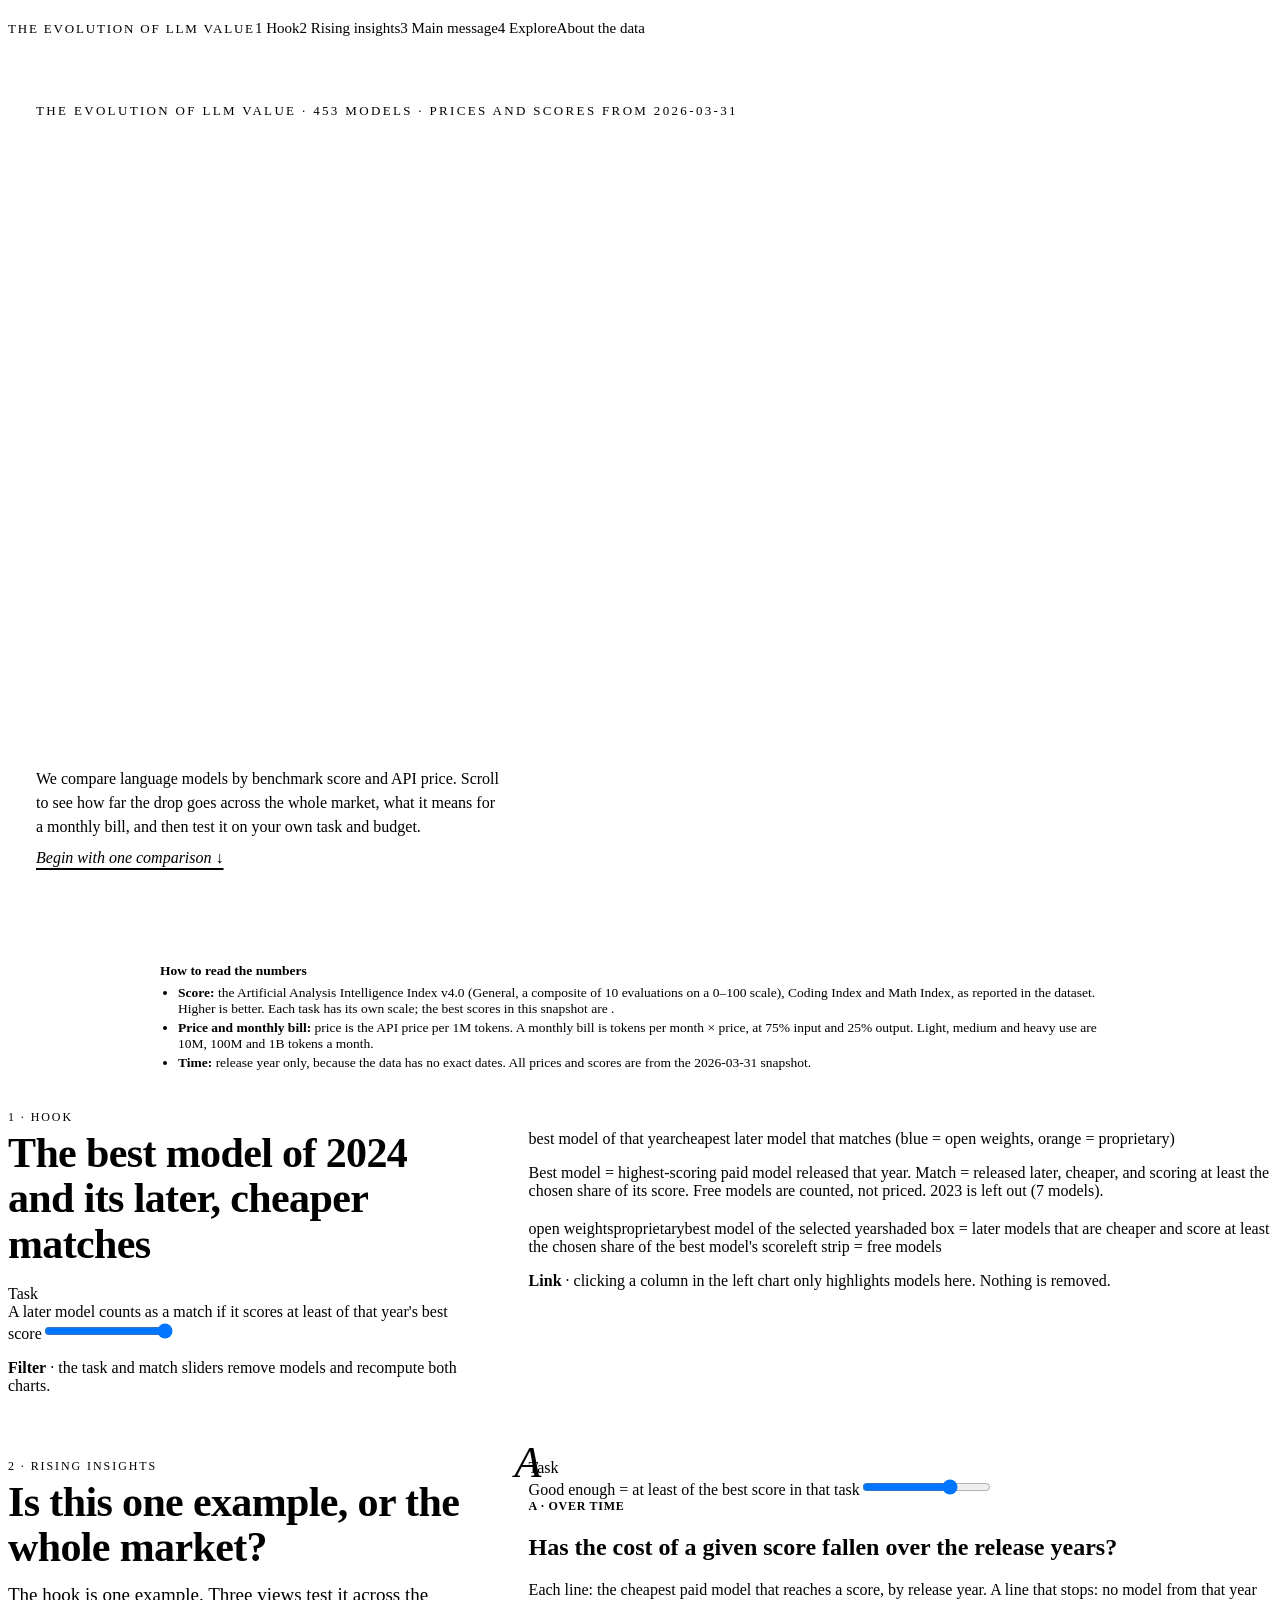
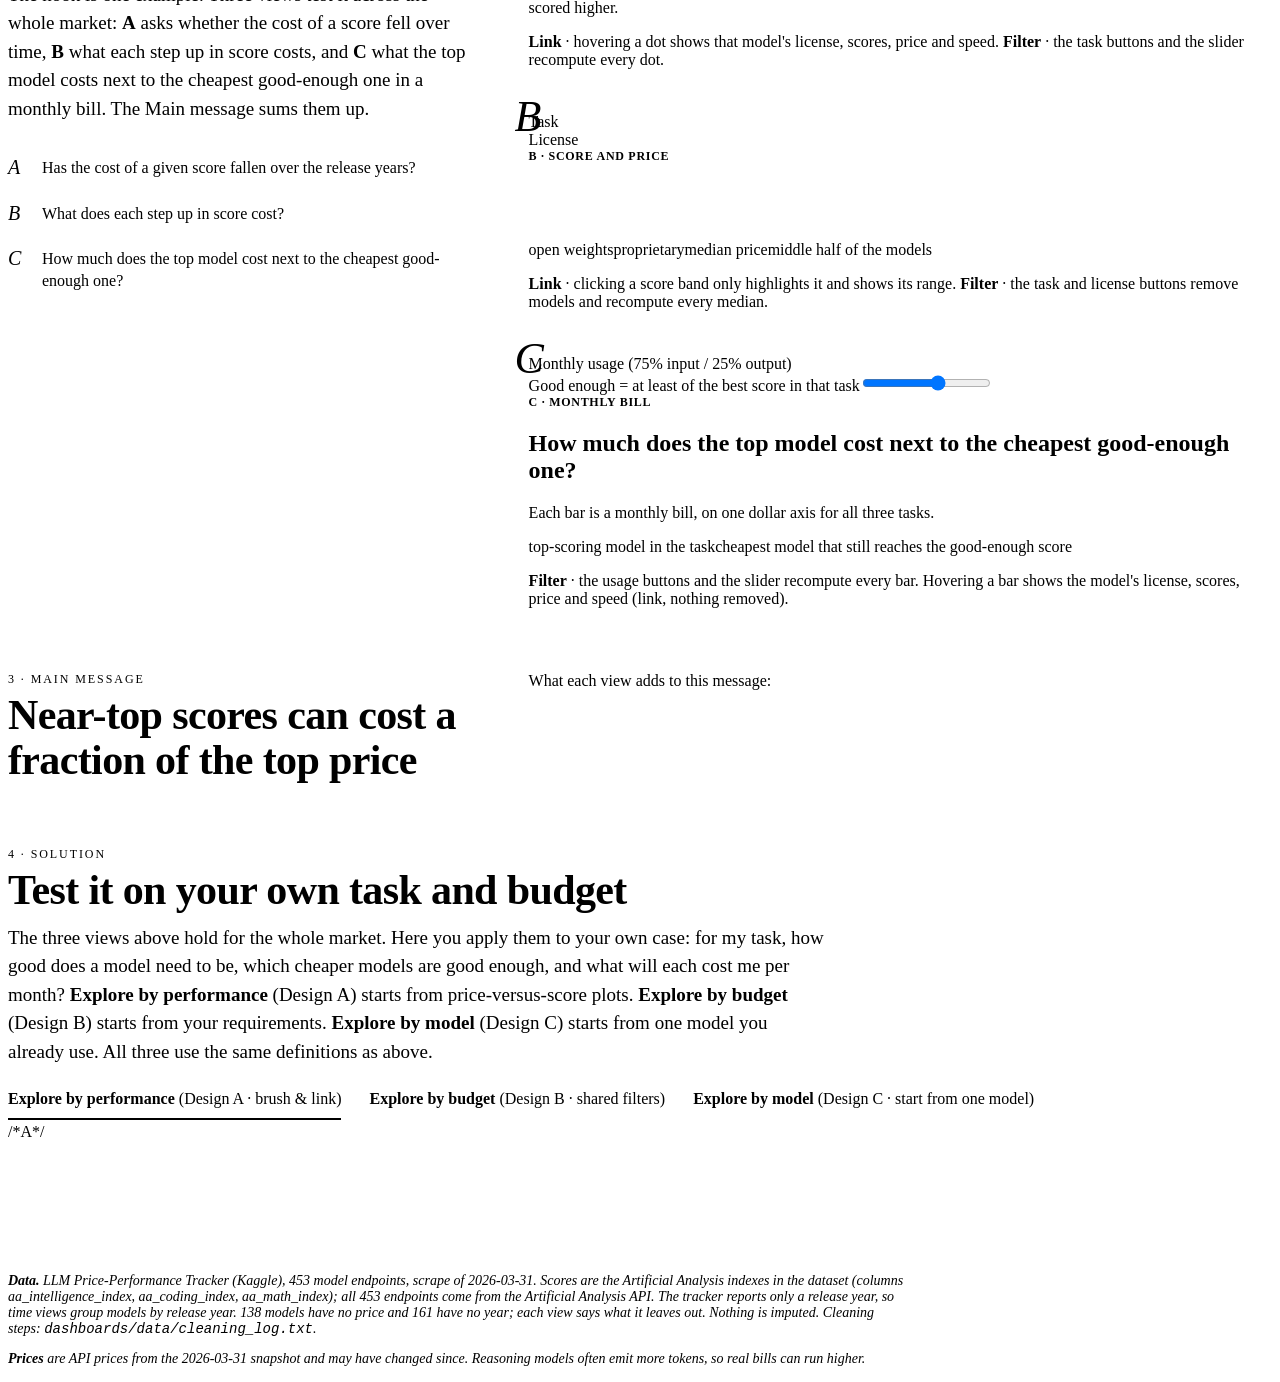
<file: dashboards/src/index.html>
<!doctype html>
<html lang="en"><head><meta charset="utf-8"><meta name="viewport" content="width=device-width,initial-scale=1">
<title>The Evolution of LLM Value</title>
<style>/*CSS*/
html { scroll-behavior: smooth; scroll-padding-top: 60px; }
.hero { min-height: calc(100vh - 52px); box-sizing: border-box; display: flex; flex-direction: column; }
section.story { padding: 120px 0 40px; }
/* split: the words stay pinned on the left while the evidence scrolls past on the right */
.split { display: grid; grid-template-columns: minmax(0, 5fr) minmax(0, 8fr); gap: 56px; align-items: start; }
.split > .txt { position: sticky; top: 84px; }
.split > .txt .controls { margin-top: 18px; }
.split > .vis { display: grid; gap: 28px; }
#hook .layoutB { grid-template-columns: 1fr; gap: 28px; }
#progress { position: absolute; left: 0; bottom: -1px; height: 2px; width: 100%; background: var(--emph); transform-origin: 0 50%; transform: scaleX(0); }
nav.top a[aria-current] { color: var(--text-primary); text-decoration: underline; text-decoration-color: var(--emph); text-underline-offset: 6px; text-decoration-thickness: 1.5px; }
.draft-index { list-style: none; padding: 0; margin: 22px 0 0; border-top: 1px solid var(--text-primary); }
.draft-index a { display: grid; grid-template-columns: 34px 1fr; padding: 12px 0; border-bottom: 1px solid var(--border); color: var(--text-secondary); text-decoration: none; font-size: 16px; line-height: 1.35; transition: color .2s, padding .2s; }
.draft-index a span { color: var(--emph); font-style: italic; font-size: 20px; line-height: 1; }
.draft-index a:hover, .draft-index a.on { color: var(--text-primary); padding-left: 6px; }
.insight-cards { display: grid; gap: 40px; }
.insight-cards > .card { position: relative; transition: transform .35s cubic-bezier(.2,.7,.2,1), border-color .35s, box-shadow .35s; }
.insight-cards > .card.on { transform: translateY(-4px); border-color: var(--text-primary); box-shadow: 0 14px 30px rgb(40 30 15 / .12); }
.fig-n { position: absolute; left: -14px; top: -18px; font-size: 44px; font-style: italic; line-height: 1; color: var(--emph); }
#message .stats { grid-template-columns: repeat(2, minmax(0, 1fr)); gap: 36px 32px; margin: 0; }
#message .stat .n { font-size: clamp(56px, 6.4vw, 96px); }
/* entrance: hidden only when JS is running and motion is welcome */
.js-rv .rv { opacity: 0; transform: translateY(18px); transition: opacity .7s ease, transform .7s cubic-bezier(.2,.7,.2,1); }
.js-rv .rv.in { opacity: 1; transform: none; }
@media (max-width: 980px) { .split { grid-template-columns: 1fr; gap: 24px; } .split > .txt { position: static; } }
@media (max-width: 760px) { html nav.top { flex-wrap: nowrap; overflow-x: auto; white-space: nowrap; gap: 18px; scrollbar-width: none; } nav.top b { display: none; } }
@media (prefers-reduced-motion: reduce) { .js-rv .rv { opacity: 1; transform: none; transition: none; } }
nav.top { position: sticky; top: 0; z-index: 5; background: var(--surface-0); border-bottom: 1px solid var(--text-primary); margin: 0 -16px; padding: 12px 16px 10px; gap: 22px; flex-wrap: wrap; font-size: 15px; }
nav.top b { margin-right: auto; font-weight: 400; letter-spacing: .14em; text-transform: uppercase; font-size: 13px; }
nav.top a { text-decoration: none; color: var(--text-secondary); }
nav.top a:hover { color: var(--emph); }
/* Hero: a poster drawn from the data (story.js heroBg). Its own paper palette, light and dark. */
.hero { --paper: var(--surface-0); --ink: var(--text-primary); --ink-2: var(--text-secondary); --ink-3: var(--text-muted); --h-open: var(--open); --h-prop: var(--prop); --verm: var(--emph); --blend: multiply; }
@media (prefers-color-scheme: dark) { :root:where(:not([data-theme="light"])) .hero { --blend: screen; } }
:root[data-theme="dark"] .hero { --blend: screen; }
body { overflow-x: clip; }
.hero { position: relative; isolation: isolate; overflow: hidden; margin-inline: calc(50% - 50vw); padding: 56px max(16px, calc(50vw - 604px)) 28px;
  justify-content: space-between !important; background: var(--paper); color: var(--ink); font-family: var(--serif); }
#hero-bg { position: absolute; inset: 0; z-index: -1; width: 100%; height: 100%; }
.hero-head { display: grid; grid-template-columns: minmax(0, 1fr) auto; align-items: start; gap: 32px; }
.hero-kicker { font-size: 13px; letter-spacing: .18em; text-transform: uppercase; color: var(--ink-2); margin: 0 0 14px; }
.hero h1 { font-family: var(--serif); font-weight: 400; font-size: clamp(36px, 4.6vw, 64px); line-height: 1.02; letter-spacing: -0.015em; margin: 0; max-width: 10em; color: var(--ink); }
.hero h1 em { font-style: italic; color: var(--verm); }
.hero-num { text-align: right; margin: 6px 0 0; }
.hero-num .n { display: block; font-size: clamp(72px, 10vw, 156px); line-height: .82; letter-spacing: -0.04em; color: var(--verm); font-variant-numeric: lining-nums; }
.hero-num .d { display: block; margin-top: 12px; font-size: 15px; font-style: italic; line-height: 1.45; color: var(--ink-2); }
.hero-num .d b { font-style: normal; font-weight: 600; color: var(--ink); }
.hero-foot { display: flex; justify-content: space-between; align-items: flex-end; gap: 32px; flex-wrap: wrap; }
.hero-lede { max-width: 470px; font-size: 16px; line-height: 1.5; color: var(--ink-2); margin: 0 0 10px; }
.hero-scroll { font-style: italic; font-size: 16px; color: var(--ink); text-decoration: underline; text-decoration-color: var(--verm); text-underline-offset: 5px; text-decoration-thickness: 1.5px; }
.hero-scroll:hover { color: var(--verm); }
.hero-cap { max-width: 440px; margin: 0; font-size: 12.5px; font-style: italic; line-height: 1.5; color: var(--ink-3); text-align: right; }
#hero-bg text { font-family: var(--serif); }
#hero-bg .h-rule line { stroke: var(--ink-3); stroke-opacity: .28; stroke-dasharray: 1 5; }
#hero-bg .h-rule text { fill: var(--ink-3); font-size: 12px; font-style: italic; }
#hero-bg .h-strokes { mix-blend-mode: var(--blend); }
#hero-bg .h-strokes line { stroke-width: 1.1; stroke-linecap: round; opacity: .3; }
#hero-bg .h-strokes line.hit { stroke-width: 2; opacity: .85; }
#hero-bg .h-strokes .open { stroke: var(--h-open); fill: var(--h-open); }
#hero-bg .h-strokes .prop { stroke: var(--h-prop); fill: var(--h-prop); }
#hero-bg .h-base { stroke: var(--ink); stroke-width: 1.2; }
#hero-bg .h-year text { fill: var(--ink-2); font-size: 15px; font-style: italic; }
#hero-bg .h-ink path { fill: none; stroke: var(--ink); stroke-linecap: round; stroke-linejoin: round; }
#hero-bg .h-ink .thick { stroke-width: 3.2; }
#hero-bg .h-ink .thin { stroke-width: 1.1; opacity: .55; }
#hero-bg .h-art { opacity: .36; }
#hero-bg .h-note circle { fill: var(--paper); stroke: var(--verm); stroke-width: 2; }
#hero-bg .h-note .flag circle { fill: var(--ink); stroke: var(--paper); stroke-width: 2; }
#hero-bg .h-note .stem { stroke: var(--ink); stroke-width: 1.6; opacity: .7; }
#hero-bg .h-note text { fill: var(--ink-2); font-size: 14px; paint-order: stroke; stroke: var(--paper); stroke-width: 5px; stroke-linejoin: round; }
#hero-bg .h-note .k { font-size: 11px; letter-spacing: .14em; text-transform: uppercase; fill: var(--verm); }
#hero-bg .h-note .nm { font-size: 15px; fill: var(--ink); }
#hero-bg .h-note .sub { font-style: italic; }
#hero-bg .h-probe line { stroke: var(--ink); stroke-width: 1; stroke-dasharray: 3 3; }
#hero-bg .h-probe circle { fill: var(--verm); stroke: var(--paper); stroke-width: 2.5; }
.hero-cap b { font-weight: 400; color: var(--ink-2); }
@media (hover: hover) and (min-width: 761px) { .hero { cursor: crosshair; } .hero a { cursor: pointer; } }
@media (max-width: 760px) { #hero-bg .h-note { opacity: .4; } .hero-head { grid-template-columns: 1fr; gap: 18px; } .hero-num { text-align: left; } .hero-cap { text-align: left; } }
section.story { margin-top: 0; padding: 24px 0; }
.step { font-size: 12px; letter-spacing: .16em; text-transform: uppercase; color: var(--emph); margin: 0 0 6px; }
section.story > h2, .split > .txt > h2 { font-size: clamp(28px, 3.4vw, 42px); line-height: 1.08; letter-spacing: -0.015em; margin: 0 0 10px; max-width: 22em; }
.big { font-size: 19px; line-height: 1.5; max-width: 820px; margin: 4px 0 16px; color: var(--text-secondary); }
.big b { color: var(--text-primary); font-weight: 600; }
.tag { display: inline-block; font: 10.5px/1.6 var(--sans); letter-spacing: .1em; text-transform: uppercase; padding: 0 6px; border: 1px solid var(--text-muted); border-radius: 2px; color: var(--text-muted); margin-right: 6px; }
.stats { display: grid; grid-template-columns: repeat(4, minmax(0,1fr)); gap: 12px; margin: 12px 0; }
.stat { background: transparent; border: 0; border-top: 1px solid var(--text-primary); border-radius: 0; padding: 12px 2px 0; }
.stat .n { font-size: clamp(40px, 4.6vw, 60px); font-weight: 400; color: var(--emph); line-height: 1; letter-spacing: -0.03em; }
.stat .d { font-size: 14px; font-style: italic; color: var(--text-secondary); margin-top: 8px; }
@media (max-width: 980px) { .stats { grid-template-columns: 1fr 1fr; } }
@media (max-width: 620px) { .stats, #message .stats { grid-template-columns: 1fr; } }
.tabs { display: flex; gap: 8px; margin: 10px 0 4px; flex-wrap: wrap; }
.tabs { gap: 28px !important; border-bottom: 1px solid var(--border); }
.tabs button { font: inherit; font-size: 16px; padding: 8px 0 10px; border: 0; border-bottom: 2px solid transparent; margin-bottom: -1px; background: none; color: var(--text-secondary); cursor: pointer; }
.tabs button b { color: var(--text-primary); }
.tabs button[aria-selected=true] { border-bottom-color: var(--emph); }
.tabs button[aria-selected=true] b { color: var(--emph); }
.design[hidden] { display: none; }
#h-sc .thr, #h-sc .thr-fill, #h-sc .thr-lab { display: none; }
footer { margin-top: 80px; font-size: 14px; font-style: italic; color: var(--text-muted); border-top: 1px solid var(--text-primary); padding-top: 14px; max-width: 900px; }
.defsbox { margin: 0 auto; max-width: 960px; font-size: 13.5px; padding: 12px 16px; }
.defsbox ul { margin: 6px 0 0; padding-left: 18px; }
.defsbox li { margin: 3px 0; color: var(--text-secondary); }
.defsbox b { color: var(--text-primary); }
.point { font-size: 12px; letter-spacing: .06em; text-transform: uppercase; color: var(--accent, var(--emph)); margin: 0 0 2px; font-weight: 600; }
.points { display: grid; gap: 8px; margin: 12px 0 18px; padding: 0; list-style: none; }
.points li { background: var(--surface-1); border: 1px solid var(--border); border-radius: 10px; padding: 10px 14px; font-size: 14.5px; }
.points li b.tag { display: inline-block; margin: 0 0 4px; padding: 0; border: 0; }
.linkbtn { font: inherit; background: none; border: 0; padding: 0; color: var(--accent); text-decoration: underline; cursor: pointer; }
#c-model { font: 14px var(--sans); padding: 5px 8px; background: var(--surface-1); color: var(--text-primary); border: 1px solid var(--border); border-radius: 3px; width: 100%; }
</style></head>
<body><main>
<nav class="top"><b>The Evolution of LLM Value</b><a href="#hook">1 Hook</a><a href="#insights">2 Rising insights</a><a href="#message">3 Main message</a><a href="#explore">4 Explore</a><a href="#about">About the data</a><span id="progress" aria-hidden="true"></span></nav>

<header class="hero" id="hero">
  <svg id="hero-bg" aria-hidden="true"></svg>
  <div class="hero-head">
    <div>
      <p class="hero-kicker">The Evolution of LLM Value · 453 models · prices and scores from 2026-03-31</p>
      <h1 id="hero-h1"></h1>
    </div>
    <p class="hero-num"><span class="n" id="hero-ratio"></span><span class="d" id="hero-sub"></span></p>
  </div>
  <div class="hero-foot">
    <div>
      <p class="hero-lede">We compare language models by benchmark score and API price. Scroll to see how far the drop goes across the whole market, what it means for a monthly bill, and then test it on your own task and budget.</p>
      <a class="hero-scroll" href="#hook">Begin with one comparison ↓</a>
    </div>
    <p class="hero-cap" id="hero-cap"></p>
  </div>
</header>

<section id="defs" style="padding:56px 16px 0">
  <div class="defsbox card"><b>How to read the numbers</b>
    <ul>
      <li><b>Score:</b> the Artificial Analysis Intelligence Index v4.0 (General, a composite of 10 evaluations on a 0–100 scale), Coding Index and Math Index, as reported in the dataset. Higher is better. Each task has its own scale; the best scores in this snapshot are <span id="def-best"></span>.</li>
      <li><b>Price and monthly bill:</b> price is the API price per 1M tokens. A monthly bill is tokens per month × price, at 75% input and 25% output. Light, medium and heavy use are 10M, 100M and 1B tokens a month.</li>
      <li><b>Time:</b> release year only, because the data has no exact dates. All prices and scores are from the 2026-03-31 snapshot.</li>
    </ul>
  </div>
</section>

<section class="story" id="hook">
 <div class="split">
 <div class="txt">
  <p class="step">1 · Hook</p>
  <h2>The best model of 2024 and its later, cheaper matches</h2>
  <p class="big" id="hook-line"></p>
  <div class="controls card">
    <div class="grp"><span class="lab">Task</span><div class="seg" id="h-task"></div></div>
    <label class="grow"><span class="lab">A later model counts as a match if it scores at least <b id="h-pct-val"></b> of that year's best score</span><input id="h-pct" type="range" min="50" max="100" step="1" value="100"></label>
  </div>
  <p class="explain"><strong>Filter</strong> · the task and match sliders remove models and recompute both charts.</p>
 </div>
 <div class="vis">
  <div class="layoutB">
    <section class="card"><h2 id="h-flag-title"></h2><p class="hint" id="h-flag-hint"></p><div id="h-flags"></div><div class="legend"><span><i class="blk"></i>best model of that year</span><span><i class="hol" style="border-color:var(--open)"></i><i class="hol" style="border-color:var(--prop)"></i>cheapest later model that matches (blue = open weights, orange = proprietary)</span></div><p class="coverage">Best model = highest-scoring paid model released that year. Match = released later, cheaper, and scoring at least the chosen share of its score. Free models are counted, not priced. 2023 is left out (7 models).</p></section>
    <section class="card"><h2 id="h-sc-title"></h2><p class="hint" id="h-sc-hint"></p><div id="h-sc"></div>
      <div class="legend"><span><i style="background:var(--open)"></i>open weights</span><span><i style="background:var(--prop)"></i>proprietary</span><span><i class="ringi"></i>best model of the selected year</span><span>shaded box = later models that are cheaper and score at least the chosen share of the best model's score</span><span>left strip = free models</span></div>
      <p class="coverage" id="h-cov"></p>
      <p class="explain link"><strong>Link</strong> · clicking a column in the left chart only highlights models here. Nothing is removed.</p></section>
  </div>
 </div>
 </div>
</section>

<section class="story" id="insights">
 <div class="split">
 <div class="txt">
  <p class="step">2 · Rising insights</p>
  <h2>Is this one example, or the whole market?</h2>
  <p class="big">The hook is one example. Three views test it across the whole market: <b>A</b> asks whether the cost of a score fell over time, <b>B</b> what each step up in score costs, and <b>C</b> what the top model costs next to the cheapest good-enough one in a monthly bill. The Main message sums them up.</p>
  <ol class="draft-index">
    <li><a href="#c1" data-f="c1"><span>A</span>Has the cost of a given score fallen over the release years?</a></li>
    <li><a href="#c2" data-f="c2"><span>B</span>What does each step up in score cost?</a></li>
    <li><a href="#c3" data-f="c3"><span>C</span>How much does the top model cost next to the cheapest good-enough one?</a></li>
  </ol>
 </div>
 <div class="vis insight-cards">
  <section class="card" id="c1"><span class="fig-n">A</span>
    <div class="controls">
      <div class="grp"><span class="lab">Task</span><div class="seg" id="i3-task"></div></div>
      <label class="grow"><span class="lab">Good enough = at least <b id="i3-pct-val"></b> of the best score in that task</span><input id="i3-pct" type="range" min="30" max="100" step="1" value="80"></label>
    </div>
    <p class="point">A · Over time</p>
    <h2>Has the cost of a given score fallen over the release years?</h2>
    <p class="hint">Each line: the cheapest paid model that reaches a score, by release year. A line that stops: no model from that year scored higher.</p>
    <p class="big" style="font-size:15px;margin:2px 0 8px" id="i3-take"></p>
    <div id="i3-chart"></div>
    <p class="coverage" id="i3-cov"></p>
    <p class="explain link"><strong>Link</strong> · hovering a dot shows that model's license, scores, price and speed. <strong>Filter</strong> · the task buttons and the slider recompute every dot.</p>
  </section>

  <section class="card" id="c2"><span class="fig-n">B</span>
    <div class="controls">
      <div class="grp"><span class="lab">Task</span><div class="seg" id="i-task"></div></div>
      <div class="grp"><span class="lab">License</span><div class="seg" id="i-lic"></div></div>
    </div>
    <p class="point">B · Score and price</p>
    <h2 id="i1-title"></h2>
    <p class="hint" id="i1-hint"></p>
    <p class="big" style="font-size:15px;margin:2px 0 8px" id="i1-take"></p>
    <div id="i1-chart"></div>
    <p class="hint" id="i1-detail" style="min-height:38px;margin-top:6px"></p>
    <div class="legend"><span><i style="background:var(--open)"></i>open weights</span><span><i style="background:var(--prop)"></i>proprietary</span><span><i class="sq" style="background:var(--text-primary);height:3px;width:14px;border-radius:0;vertical-align:3px"></i>median price</span><span><i class="sq" style="background:var(--text-muted);opacity:.35"></i>middle half of the models</span></div>
    <p class="coverage" id="i1-cov"></p>
    <p class="explain link"><strong>Link</strong> · clicking a score band only highlights it and shows its range. <strong>Filter</strong> · the task and license buttons remove models and recompute every median.</p>
  </section>
  <section class="card" id="c3"><span class="fig-n">C</span>
    <div class="controls">
      <div class="grp"><span class="lab">Monthly usage (75% input / 25% output)</span><div class="seg" id="i2-usage"></div></div>
      <label class="grow"><span class="lab">Good enough = at least <b id="i2-pct-val"></b> of the best score in that task</span><input id="i2-pct" type="range" min="50" max="100" step="1" value="80"></label>
    </div>
    <p class="point">C · Monthly bill</p>
    <h2>How much does the top model cost next to the cheapest good-enough one?</h2>
    <p class="hint">Each bar is a monthly bill, on one dollar axis for all three tasks.</p>
    <p class="big" style="font-size:15px;margin:2px 0 8px" id="i2-take"></p>
    <div id="i2-chart"></div>
    <div class="legend"><span><i class="sq" style="background:var(--role-top)"></i>top-scoring model in the task</span><span><i class="sq" style="background:var(--role-cheap)"></i>cheapest model that still reaches the good-enough score</span></div>
    <p class="coverage" id="i2-cov"></p>
    <p class="explain link"><strong>Filter</strong> · the usage buttons and the slider recompute every bar. Hovering a bar shows the model's license, scores, price and speed (link, nothing removed).</p>
  </section>
 </div>
 </div>
</section>
<section class="story" id="message">
 <div class="split">
 <div class="txt">
  <p class="step">3 · Main message</p>
  <h2>Near-top scores can cost a fraction of the top price</h2>
  <p class="big" id="msg-line"></p>
  <p class="coverage" id="msg-cov"></p>
 </div>
 <div class="vis">
  <p class="hint" style="margin:0">What each view adds to this message:</p>
  <ul class="points" id="msg-points"></ul>
  <div class="stats" id="stats"></div>
 </div>
 </div>
</section>

<section class="story" id="explore">
  <p class="step">4 · Solution</p>
  <h2>Test it on your own task and budget</h2>
  <p class="big">The three views above hold for the whole market. Here you apply them to your own case: for my task, how good does a model need to be, which cheaper models are good enough, and what will each cost me per month? <b>Explore by performance</b> (Design A) starts from price-versus-score plots. <b>Explore by budget</b> (Design B) starts from your requirements. <b>Explore by model</b> (Design C) starts from one model you already use. All three use the same definitions as above.</p>
  <div class="tabs" role="tablist">
    <button role="tab" id="tab-a" aria-selected="true"><b>Explore by performance</b> <span style="color:var(--text-muted)">(Design A · brush &amp; link)</span></button>
    <button role="tab" id="tab-b" aria-selected="false"><b>Explore by budget</b> <span style="color:var(--text-muted)">(Design B · shared filters)</span></button>
    <button role="tab" id="tab-c" aria-selected="false"><b>Explore by model</b> <span style="color:var(--text-muted)">(Design C · start from one model)</span></button>
  </div>
  <div class="design" id="design-a">/*A*/</div>
  <div class="design" id="design-b" hidden>/*B*/</div>
  <div class="design" id="design-c" hidden>/*C*/</div>
</section>

<footer id="about">
  <p><b>Data.</b> LLM Price-Performance Tracker (Kaggle), 453 model endpoints, scrape of 2026-03-31. Scores are the Artificial Analysis indexes in the dataset (columns aa_intelligence_index, aa_coding_index, aa_math_index); all 453 endpoints come from the Artificial Analysis API. The tracker reports only a release year, so time views group models by release year. 138 models have no price and 161 have no year; each view says what it leaves out. Nothing is imputed. Cleaning steps: <code>dashboards/data/cleaning_log.txt</code>.</p>
  <p><b>Prices</b> are API prices from the 2026-03-31 snapshot and may have changed since. Reasoning models often emit more tokens, so real bills can run higher.</p>
</footer>
</main>
<script>/*D3*/</script>
<script>/*DATA*/</script>
<script>/*STATS*/</script>
<script>/*COMMON*/</script>
<script>/*APAGE*/</script>
<script>/*BPAGE*/</script>
<script>/*CPAGE*/</script>
<script>/*STORY*/</script>
<script>/*INSIGHTS*/</script>
<script>
(function(){
  const show = (k) => { for (const x of ["a","b","c"]) { document.getElementById("design-"+x).hidden = x!==k; document.getElementById("tab-"+x).setAttribute("aria-selected", x===k); } };
  document.getElementById("tab-a").onclick = () => show("a"); document.getElementById("tab-b").onclick = () => show("b"); document.getElementById("tab-c").onclick = () => show("c");
  const fromHash = () => { if (location.hash === "#a" || location.hash === "#b" || location.hash === "#c") { show(location.hash[1]); document.getElementById("explore").scrollIntoView(); } };
  fromHash(); addEventListener("hashchange", fromHash);
})();
</script>
</body></html>
</file>
